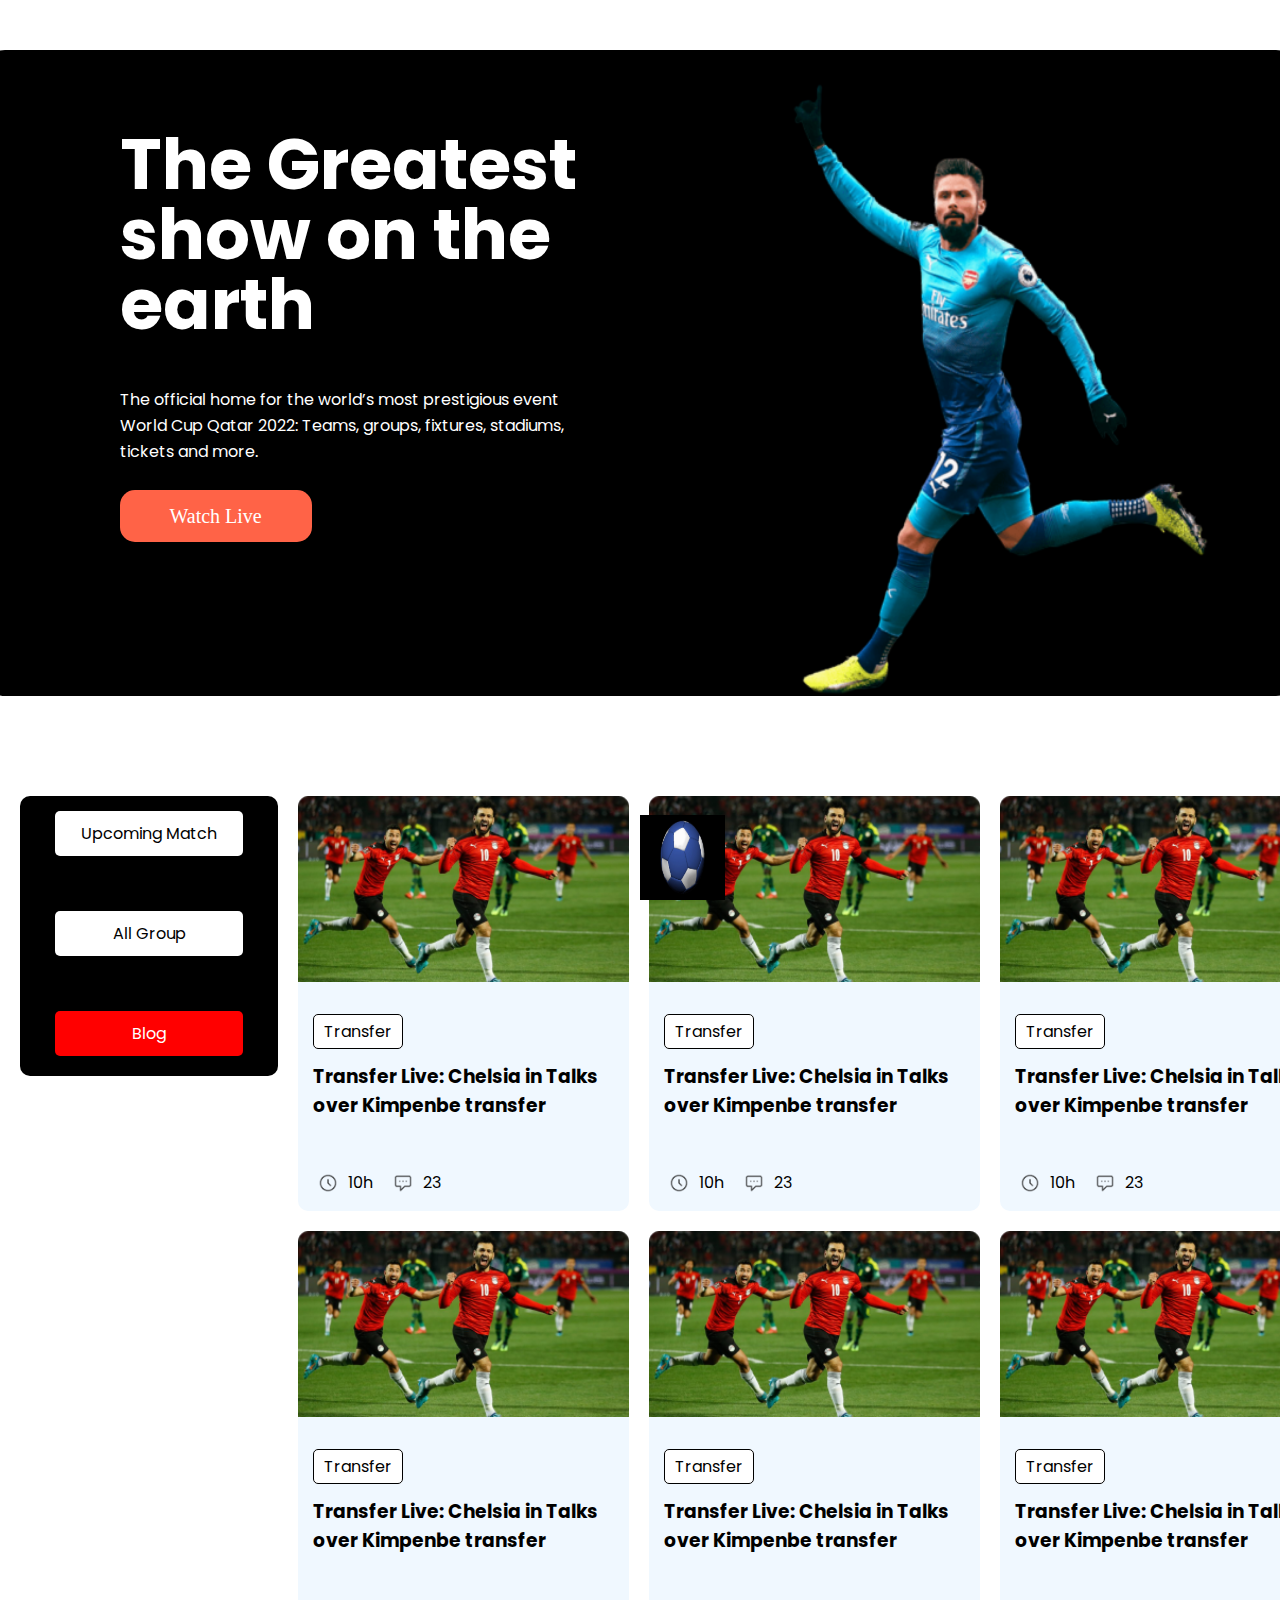
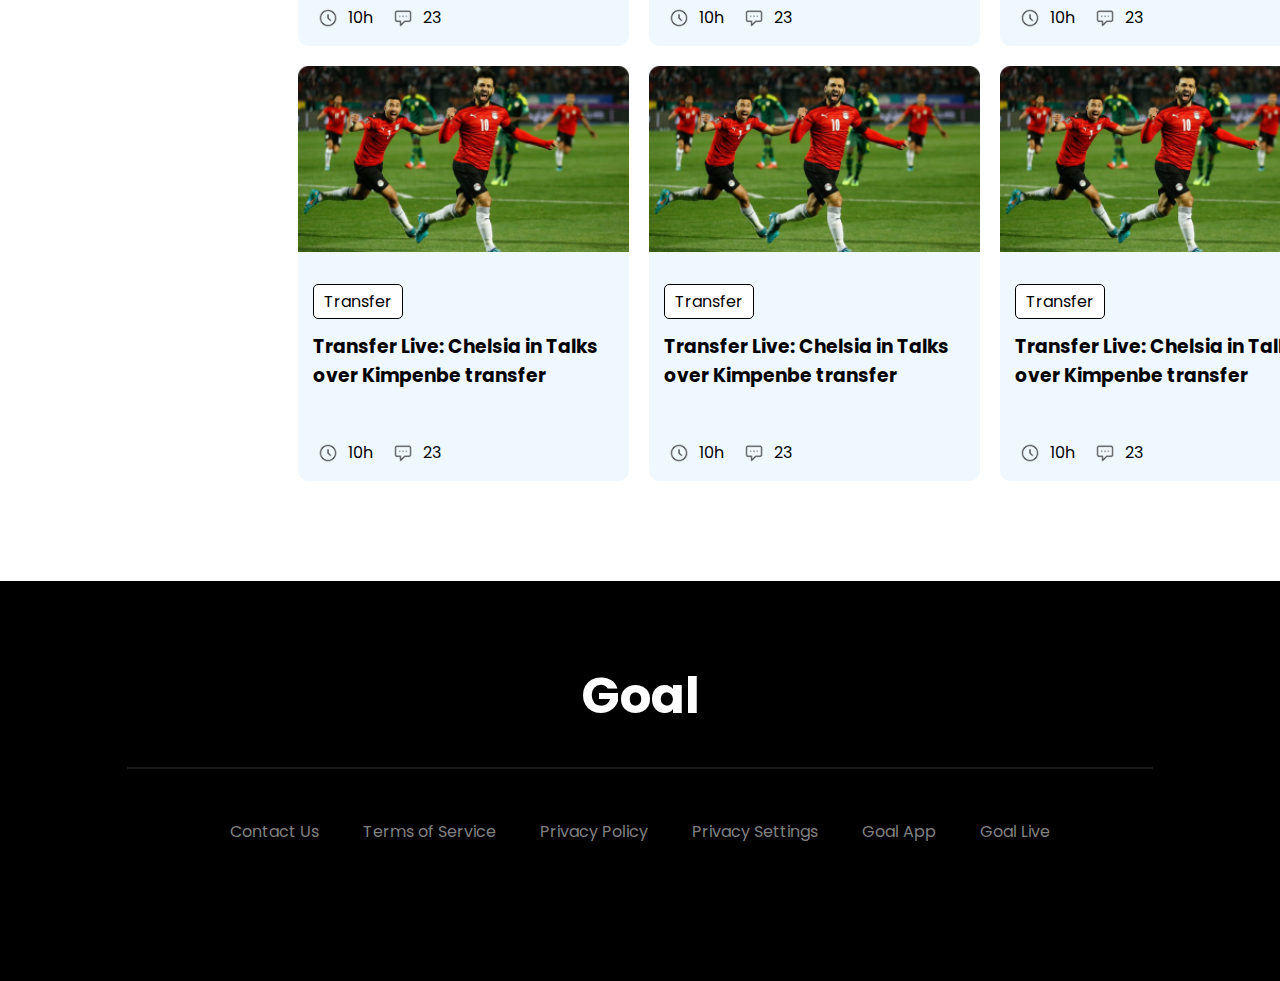
<file: index.html>
<!DOCTYPE html>
<html lang="en">
<head>
    <meta charset="UTF-8">
    <meta http-equiv="X-UA-Compatible" content="IE=edge">
    <meta name="viewport" content="width=device-width, initial-scale=1.0">
    <title>FIFA Match 2022</title>
    <link rel="preconnect" href="https://fonts.googleapis.com">
    <link rel="preconnect" href="https://fonts.gstatic.com" crossorigin>
    <link href="https://fonts.googleapis.com/css2?family=Poppins:ital,wght@1,500&display=swap" rel="stylesheet">
    <link rel="stylesheet" href="https://cdnjs.cloudflare.com/ajax/libs/font-awesome/6.1.1/css/all.min.css" 
        integrity="sha512-KfkfwYDsLkIlwQp6LFnl8zNdLGxu9YAA1QvwINks4PhcElQSvqcyVLLD9aMhXd13uQjoXtEKNosOWaZqXgel0g==" crossorigin="anonymous" referrerpolicy="no-referrer" />
    <link rel="stylesheet" href="style.css">
</head>
<body>
    <header>
        <section class="container">
            <div class="top-area">
                <div class="top-text">
                    <h1 class="top-header">The Greatest show 
            
                        on the earth</h1>
                    <p class="top-pera">The official home for the world’s most prestigious event<br>
                        World Cup Qatar 2022: Teams, groups, fixtures, stadiums, <br>
                        tickets and more.</p>
                    <a class="top-btn" href="#">Watch Live <i class="fa-solid fa-angle-right"></i></a>
                            <br>
                    <img src="img/assets/4.jpg">
                </div>
                <div class="top-img">
                    <img src="img/assets/6.png" alt="this is a footballer">

                </div>

            </div>



        </section>

    </header>

    <main>
        <section class="center">
            <div class="small">
                <a class="one" href="about.html">Upcoming Match</a><br>
                <a class="one" href="#">All Group</a><br>
                <a id="two" href="#">Blog</a>
            </div>

            <div class="big">
                <div class="center-full">
                <div class="themale">
                <img src="img/assets/Blog Image.png" alt="">
                </div>
                <div class="center-text">
                    <a href="#">Transfer</a>
                    <h3>Transfer Live: Chelsia in Talks 
                        over Kimpenbe transfer
                    </h3>
                </div>
                    <div class="center-icon">
                        <img src="img/assets/Time Icon.png">
                        <p class="center-pera">10h</p>
                        <img src="img/assets/Chat Icon.png">
                        <p>23</p>
                    </div>
                </div>

                <div class="center-full">
                    <div class="themale">
                    <img src="img/assets/Blog Image.png" alt="">
                    </div>
                    <div class="center-text">
                        <a href="#">Transfer</a>
                        <h3>Transfer Live: Chelsia in Talks 
                            over Kimpenbe transfer
                        </h3>
                    </div>
                        <div class="center-icon">
                            <img src="img/assets/Time Icon.png">
                            <p class="center-pera">10h</p>
                            <img src="img/assets/Chat Icon.png">
                            <p>23</p>
                        </div>
                   </div>

                   <div class="center-full">
                    <div class="themale">
                    <img src="img/assets/Blog Image.png" alt="">
                    </div>
                    <div class="center-text">
                        <a href="#">Transfer</a>
                        <h3>Transfer Live: Chelsia in Talks 
                            over Kimpenbe transfer
                        </h3>
                    </div>
                        <div class="center-icon">
                            <img src="img/assets/Time Icon.png">
                            <p class="center-pera">10h</p>
                            <img src="img/assets/Chat Icon.png">
                            <p>23</p>
                        </div>
                    </div>

                    <div class="center-full">
                        <div class="themale">
                        <img src="img/assets/Blog Image.png" alt="">
                        </div>
                        <div class="center-text">
                            <a href="#">Transfer</a>
                            <h3>Transfer Live: Chelsia in Talks 
                                over Kimpenbe transfer
                            </h3>
                        </div>
                            <div class="center-icon">
                                <img src="img/assets/Time Icon.png">
                                <p class="center-pera">10h</p>
                                <img src="img/assets/Chat Icon.png">
                                <p>23</p>
                            </div>
                        </div>

                        <div class="center-full">
                            <div class="themale">
                            <img src="img/assets/Blog Image.png" alt="">
                            </div>
                            <div class="center-text">
                                <a href="#">Transfer</a>
                                <h3>Transfer Live: Chelsia in Talks 
                                    over Kimpenbe transfer
                                </h3>
                            </div>
                                <div class="center-icon">
                                    <img src="img/assets/Time Icon.png">
                                    <p class="center-pera">10h</p>
                                    <img src="img/assets/Chat Icon.png">
                                    <p>23</p>
                                </div>
                            </div>

                            <div class="center-full">
                                <div class="themale">
                                <img src="img/assets/Blog Image.png" alt="">
                                </div>
                                <div class="center-text">
                                    <a href="#">Transfer</a>
                                    <h3>Transfer Live: Chelsia in Talks 
                                        over Kimpenbe transfer
                                    </h3>
                                </div>
                                    <div class="center-icon">
                                        <img src="img/assets/Time Icon.png">
                                        <p class="center-pera">10h</p>
                                        <img src="img/assets/Chat Icon.png">
                                        <p>23</p>
                                    </div>
                                </div>

                                <div class="center-full">
                                    <div class="themale">
                                    <img src="img/assets/Blog Image.png" alt="">
                                    </div>
                                    <div class="center-text">
                                        <a href="#">Transfer</a>
                                        <h3>Transfer Live: Chelsia in Talks 
                                            over Kimpenbe transfer
                                        </h3>
                                    </div>
                                        <div class="center-icon">
                                            <img src="img/assets/Time Icon.png">
                                            <p class="center-pera">10h</p>
                                            <img src="img/assets/Chat Icon.png">
                                            <p>23</p>
                                        </div>
                                    </div>

                                    <div class="center-full">
                                        <div class="themale">
                                        <img src="img/assets/Blog Image.png" alt="">
                                        </div>
                                        <div class="center-text">
                                            <a href="#">Transfer</a>
                                            <h3>Transfer Live: Chelsia in Talks 
                                                over Kimpenbe transfer
                                            </h3>
                                        </div>
                                            <div class="center-icon">
                                                <img src="img/assets/Time Icon.png">
                                                <p class="center-pera">10h</p>
                                                <img src="img/assets/Chat Icon.png">
                                                <p>23</p>
                                            </div>
                                        </div>

                                        <div class="center-full full">
                                            <div class="themale">
                                            <img src="img/assets/Blog Image.png" alt="">
                                            </div>
                                            <div class="center-text">
                                                <a href="#">Transfer</a>
                                                <h3>Transfer Live: Chelsia in Talks 
                                                    over Kimpenbe transfer
                                                </h3>
                                            </div>
                                                <div class="center-icon">
                                                    <img src="img/assets/Time Icon.png">
                                                    <p class="center-pera">10h</p>
                                                    <img src="img/assets/Chat Icon.png">
                                                    <p>23</p>
                                                </div>
                                            </div>
            </div>

        </section>

    </main>
                <section class="extra">
                    <button>View All</button>
                </section>

    <footer>
        <div class="footer">
            <h1>Goal</h1>
        </div>
        <hr>
        <div class="term">
            <a href="#">Contact Us </a>
            <a href="#">Terms of Service </a>
            <a href="#">Privacy Policy </a>
            <a href="#">Privacy Settings </a>
            <a href="#">Goal App </a>
            <a href="#">Goal Live </a>
        </div>
        <div class="social-icon">
            <a href="https://www.facebook.com" target="_blank"><i class="fa-brands fa-facebook"></i></a>
            <a href="https://www.linkedin.com"  target="_blank"><i class="fa-brands fa-linkedin"></i></a>
            <a href="https://www.instagram.com"  target="_blank"><i class="fa-brands fa-instagram"></i></a>
            <a href="https://twitter.com"  target="_blank"><i class="fa-brands fa-twitter"></i></a>
        </div>

    </footer>
    
</body>
</html>
</file>
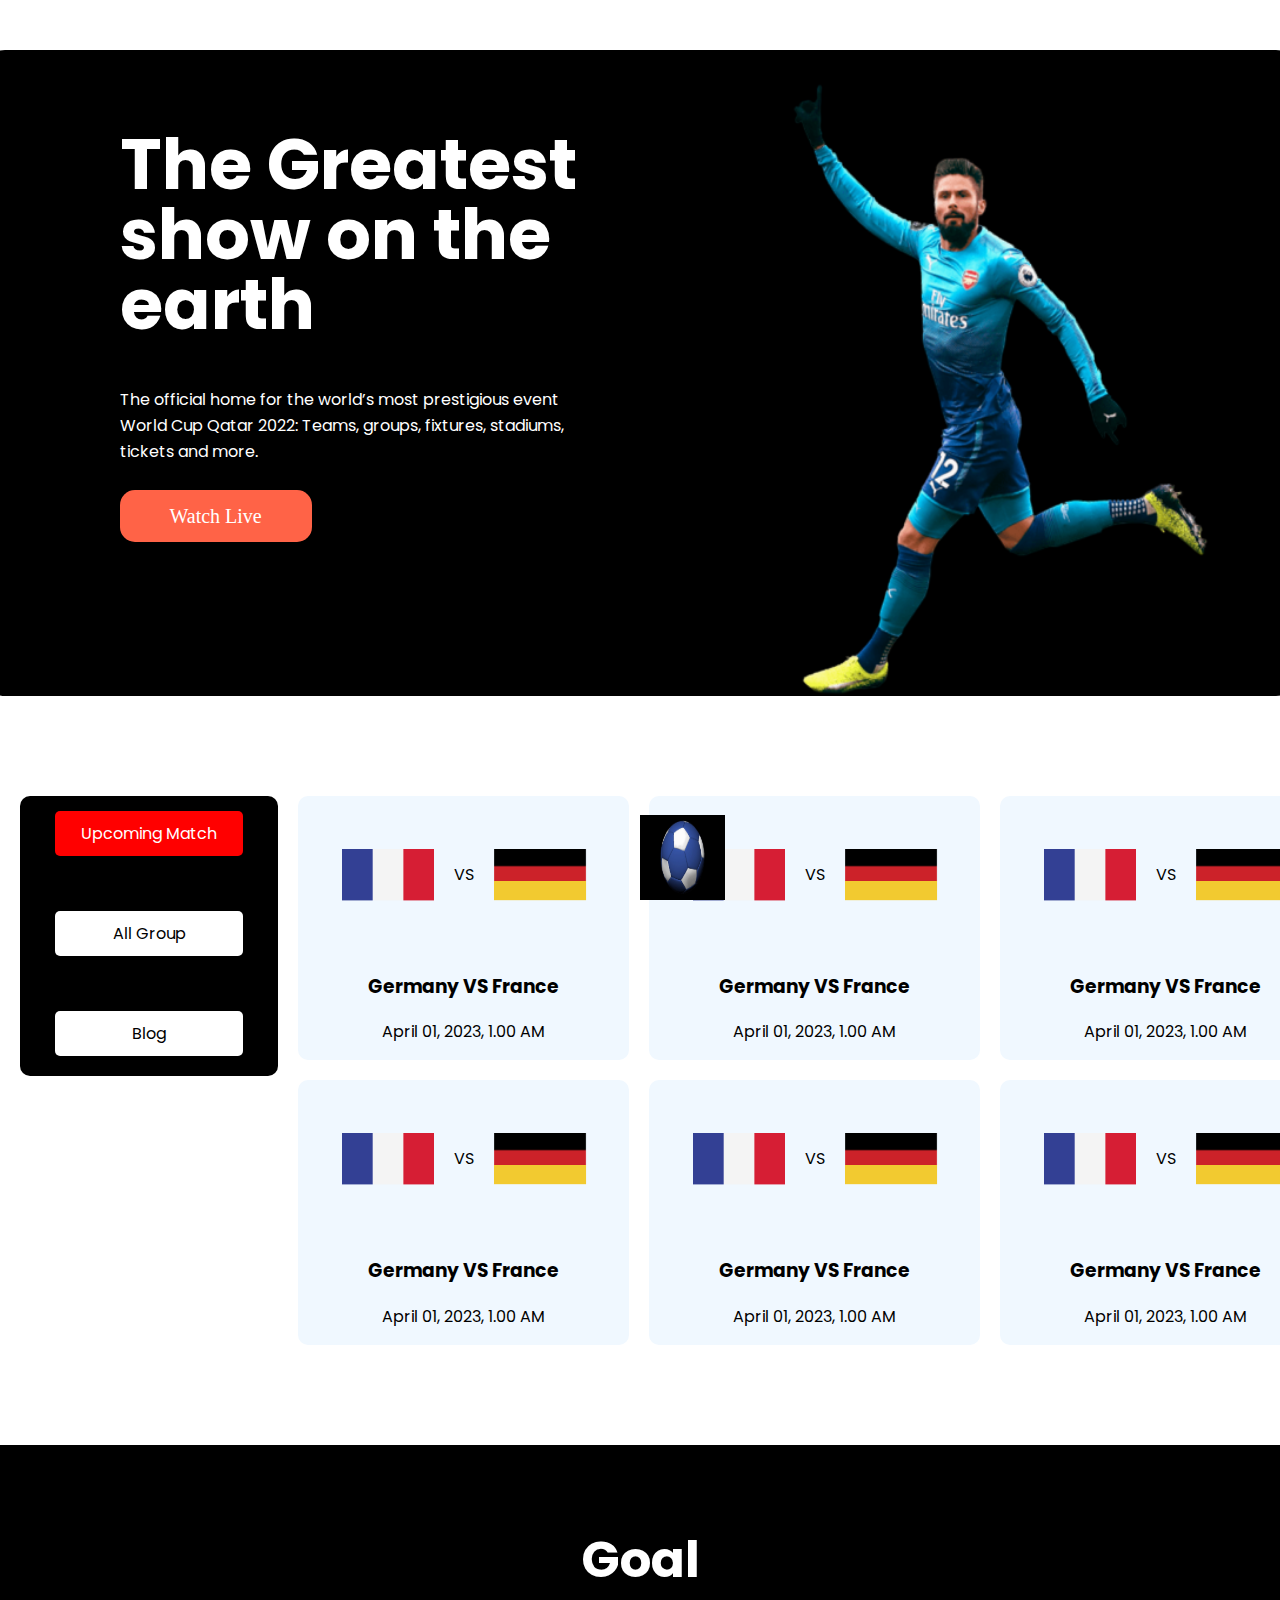
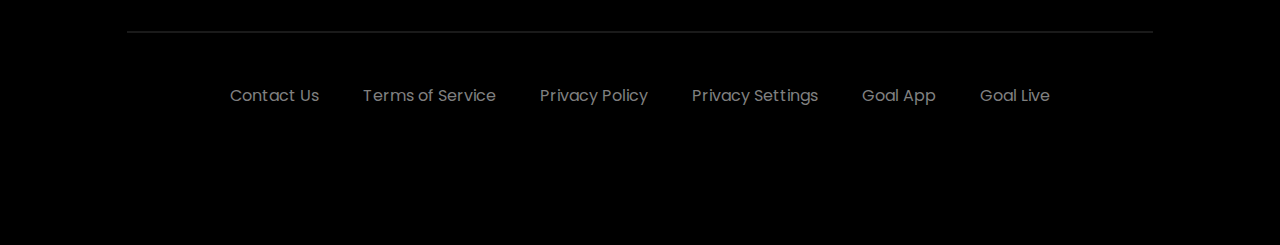
<file: about.html>
<!DOCTYPE html>
<html lang="en">
<head>
    <meta charset="UTF-8">
    <meta http-equiv="X-UA-Compatible" content="IE=edge">
    <meta name="viewport" content="width=device-width, initial-scale=1.0">
    <title>FIFA World Cup 2022</title>
    <link rel="preconnect" href="https://fonts.googleapis.com">
    <link rel="preconnect" href="https://fonts.gstatic.com" crossorigin>
    <link href="https://fonts.googleapis.com/css2?family=Poppins:ital,wght@1,500&display=swap" rel="stylesheet">
    <link rel="stylesheet" href="https://cdnjs.cloudflare.com/ajax/libs/font-awesome/6.1.1/css/all.min.css" 
        integrity="sha512-KfkfwYDsLkIlwQp6LFnl8zNdLGxu9YAA1QvwINks4PhcElQSvqcyVLLD9aMhXd13uQjoXtEKNosOWaZqXgel0g==" crossorigin="anonymous" referrerpolicy="no-referrer" />
    <link rel="stylesheet" href="style.css">
</head>
<body>
    <header>
        <section class="container">
            <div class="top-area">
                <div class="top-text">
                    <h1 class="top-header">The Greatest show
                        on the earth</h1>
                    <p class="top-pera">The official home for the world’s most prestigious event<br>
                        World Cup Qatar 2022: Teams, groups, fixtures, stadiums, <br>
                        tickets and more.</p>
                    <a class="top-btn" href="#">Watch Live <i class="fa-solid fa-angle-right"></i></a>
                            <br>
                    <img src="img/assets/4.jpg">
                </div>
                <div class="top-img">
                    <img src="img/assets/6.png" alt="this is a footballer">

                </div>

            </div>



        </section>

    </header>

    <main>
        <section class="center">
            <div class="small">
                <a id="two" href="#">Upcoming Match</a><br>
                <a class="one" href="#">All Group</a><br>
                <a class="one" href="index.html">Blog</a>
            </div>

            <div class="big">
                <div class="center-full">
                <div class="themale-about">
                <img src="img/assets/Flag.png" alt="">
                <p>VS</p>
                <img src="img/assets/germany Flag.png"alt>
                </div>
                <div class="about-text">
                    <h3>Germany VS France </h3>
                        
                    <p>April 01, 2023, 1.00 AM</p>
                </div>
                </div>

                <div class="center-full">
                    <div class="themale-about">
                    <img src="img/assets/Flag.png" alt="">
                    <p>VS</p>
                    <img src="img/assets/germany Flag.png"alt>
                    </div>
                    <div class="about-text">
                        <h3>Germany VS France </h3>
                            
                        <p>April 01, 2023, 1.00 AM</p>
                    </div>
                </div>

                    <div class="center-full">
                        <div class="themale-about">
                        <img src="img/assets/Flag.png" alt="">
                        <p>VS</p>
                        <img src="img/assets/germany Flag.png"alt>
                        </div>
                        <div class="about-text">
                            <h3>Germany VS France </h3>
                                
                            <p>April 01, 2023, 1.00 AM</p>
                        </div>
                    </div>

                        <div class="center-full">
                            <div class="themale-about">
                            <img src="img/assets/Flag.png" alt="">
                            <p>VS</p>
                            <img src="img/assets/germany Flag.png"alt>
                            </div>
                            <div class="about-text">
                                <h3>Germany VS France </h3>
                                    
                                <p>April 01, 2023, 1.00 AM</p>
                            </div>
                        </div>

                        <div class="center-full">
                            <div class="themale-about">
                            <img src="img/assets/Flag.png" alt="">
                            <p>VS</p>
                            <img src="img/assets/germany Flag.png"alt>
                            </div>
                            <div class="about-text">
                                <h3>Germany VS France </h3>
                                    
                                <p>April 01, 2023, 1.00 AM</p>
                            </div>
                        </div>

                        <div class="center-full">
                            <div class="themale-about">
                            <img src="img/assets/Flag.png" alt="">
                            <p>VS</p>
                            <img src="img/assets/germany Flag.png"alt>
                            </div>
                            <div class="about-text">
                                <h3>Germany VS France </h3>
                                    
                                <p>April 01, 2023, 1.00 AM</p>
                            </div>
                        </div>
               </div>
        </section>

    </main>

    <footer>
        <div class="footer">
            <h1>Goal</h1>
        </div>
        <hr>
        <div class="term">
            <a href="#">Contact Us </a>
            <a href="#">Terms of Service </a>
            <a href="#">Privacy Policy </a>
            <a href="#">Privacy Settings </a>
            <a href="#">Goal App </a>
            <a href="#">Goal Live </a>
        </div>
        <div class="social-icon">
            <a href="https://www.facebook.com" target="_blank"><i class="fa-brands fa-facebook"></i></a>
            <a href="https://www.linkedin.com"  target="_blank"><i class="fa-brands fa-linkedin"></i></a>
            <a href="https://www.instagram.com"  target="_blank"><i class="fa-brands fa-instagram"></i></a>
            <a href="https://twitter.com"  target="_blank"><i class="fa-brands fa-twitter"></i></a>
        </div>

    </footer>
    
</body>
</html>
</file>
<file: style.css>
body{
    font-family: 'Poppins', sans-serif;
    background-color: #ffff;
    margin: 0;
    padding: 0;
}
/* Header-part */
header{
    display: flex;
    justify-content: center;
    align-items: center;
    flex-direction: column;
}
.container{
    background-color: black;
    border-radius: 25px;
    color: #ffff;
    height: 646px;
    width: 1321px;
    margin-top: 50px;
   
}

.top-area{
    display: flex;
    padding-top: 33px ;
    padding-left: 140px;
    
}
.top-text{
    width: 50%;
}
.top-text img{
    height: 85px;
    width: 85px;
    position: absolute;
    left: 50%;
    bottom: 0;
   
    transition: transform 2s ease-in-out ;
}
.top-text img:hover{
    transform: translate(-950px, 50px);
    
}
.top-img{
    width: 50%;
}
.top-img img{
    width: 581px;
    height: 613px;
}
.top-header{
    font-size: 70px;
    font-weight: 700;
    line-height: 70px;
}
.top-pera{
    font-weight: 400;
    font-size: 16px;
    line-height: 26px;
    margin-bottom: 40px;
}
.top-btn{
    padding: 15px 50px;
    text-decoration: none;
    border-radius: 15px;
    font-size: 20px;
    font-family: 'HelveticaNeue';
    font-weight: 400;
    background-color: tomato;
    color: #ffff;
    margin-bottom: 50px;

}
/* Header-end */

/* Main-start */

.center{
  
    width: 1321px;
    display: flex;
    
    margin: 100px 10px;
  
}
.small{
    background-color: black;
    width: 20%;
    border-radius: 10px;
    text-align: center;
    height: 280px;
    margin-right: 20px;
    margin-left: 10px;
    
}
.small a{
    padding: 10px;
    background-color: #ffff;
    color: black;
    margin:15px 35px;
    display: grid;
    text-decoration: none;
    border-radius: 5px;

    

}
#two{
    background-color: red;
    color: #ffff;
}
.big{
    width: 80%;
    display: grid;
    grid-template-columns: repeat(3,1fr);
    grid-gap: 20px;

}
.center-full{
    
    background-color: aliceblue;
    border-radius: 10px;
    
}
.themale img{
    width: 100%;
}

.center-icon{
    display: flex;
    justify-content: start;
    align-items: center;
    margin-left: 20px;
   
}
.center-icon img{
    height: 20px;
    width: 20px;
    margin-right: 10px;
}
.center-text{
    margin-top: 15px;
    padding: 15px;
}
.center-text a{
    text-decoration: none;
    border: 1px solid black;
    border-radius: 5px;
    background-color: #ffff;
    color: black;
    padding: 5px 10px;
}
.center-pera{
    margin-right: 20px;
}
/* Footer-area */
footer{
    background-color: black;
   height: 400px;
   width: 100%;
   text-align: center;
 
}
.footer h1{
    color: #ffff;
    padding-top: 6%;
    font-size: 50px;
}
hr{
    border: 1px solid rgba(255, 255, 255, 0.1);
    width: 80%;
}
.term{
    margin-top: 50px;
}
.term a{
    text-decoration: none;
    color: gray;
    padding: 0 20px;
    
}
.social-icon{
    margin-top: 30px;
}
.social-icon a{
    text-decoration: none;
    padding: 0 10px;
}

/* About */
.themale-about{
    display: flex;
    justify-content: center;
    align-items: center;
    padding: 50px 20px;
}
.themale-about img{
    width: 93px;
    height: 52px;
    padding: 0 20px;
}
.about-text{
    text-align: center;
}
.extra{
    display: none;
}

/* Responsive mobile */

@media only screen and (max-width: 600px){

.container{
    width: 100%;
    text-align: center;
    
    background-color: rgb(10, 10, 10);
}
.top-img img{
    height: 95%;
    width: 100%;
    margin-top: 15%;  
    
}
.top-header{
    font-size: 18px;
    
    line-height: 100%
    
}
.top-area{
    text-align: center;
    justify-content: center;
    align-items: center;
    display: flex;
    flex-direction: column;
    padding: 8% 20%;
    
    
}
.top-text{
    width: 100%;
}
.top-text img{
    display: none;
}
.top-img{
    width: 100%;  
}
.top-pera {

font-size: 15px;
}
.top-btn{
        
 padding: 5px;
 }

 /* center */

 .center{
    width: 100%;
    display: flex;
    flex-direction: column;
    margin: 20px 10px;
    
 }
 .small{
    display: flex;
    width: 100%;
    height: 100%;
    margin: 20px 0;
    flex-direction: column;
    justify-content: center;
    background-color: #ffff;

}
 .small a{
    display: flex;
    align-items: center;
    justify-content: center;
    padding: 5px 8px; 
    border: 1px solid;
    border-radius: 5px;
  }

 .big{
    display: grid;
    grid-template-columns: repeat(1, 1fr);
    width: 95%;
 }
/* footer */
footer{
    height: 100%;
}
.term{
    display: flex;
    flex-direction: column;
    

}
.term a{
    padding: 10px;
    
}
.extra{
    display: none;
}
}
/* tab area */
@media only screen and  (min-width: 601px) and (max-width: 992px){
    .container{
        width: 100%;
        
        background-color: rgb(25, 179, 64);
    }
    .top-area{
        text-align: center;
        justify-content: center;
        align-items: center;
        display: flex;
        
    }
    .top-text{
        width: 50%;
        font-size: 18px;
    }
    .top-text img{
        display: none;
    }
    .top-img{
        width: 100%;
        height: auto;
        padding-right: 5%;

    }
    .top-img img{
        height: 100%;
        width: 100%;
    }
    .top-header{
        font-size: 25px;
        line-height: 100%;
    }
    .top-btn{
        padding: 5px;
    }
    /* main */
    .center{
        display: flex;
        flex-direction: column;
        width: 100%;
        margin: 20px 10px;
        

    }
        .small {
            display: flex;
            width: 100%;
            height: 100%;
            margin: 20px 0;
            flex-direction: row;
            justify-content: center;
            background-color: #790234;
        
        }
        .small a {
            align-items: center;
            justify-content: center;
            padding: 5px 8px; 
            border: 1px solid;
            border-radius: 5px;
        }
        .big {
            width: 100%;
            display: grid;
            grid-template-columns: repeat(2, 1fr);
            
        }
        .full{
            display: none;
        }
        .extra{
            display: inherit;
            align-items: center;
            justify-content: center;
        }
        button{
            background-color: #790234;
            height: 50px;
            width: 100px;
            border-radius: 5px;
            font-size: 16px;
        }
    }
</file>
